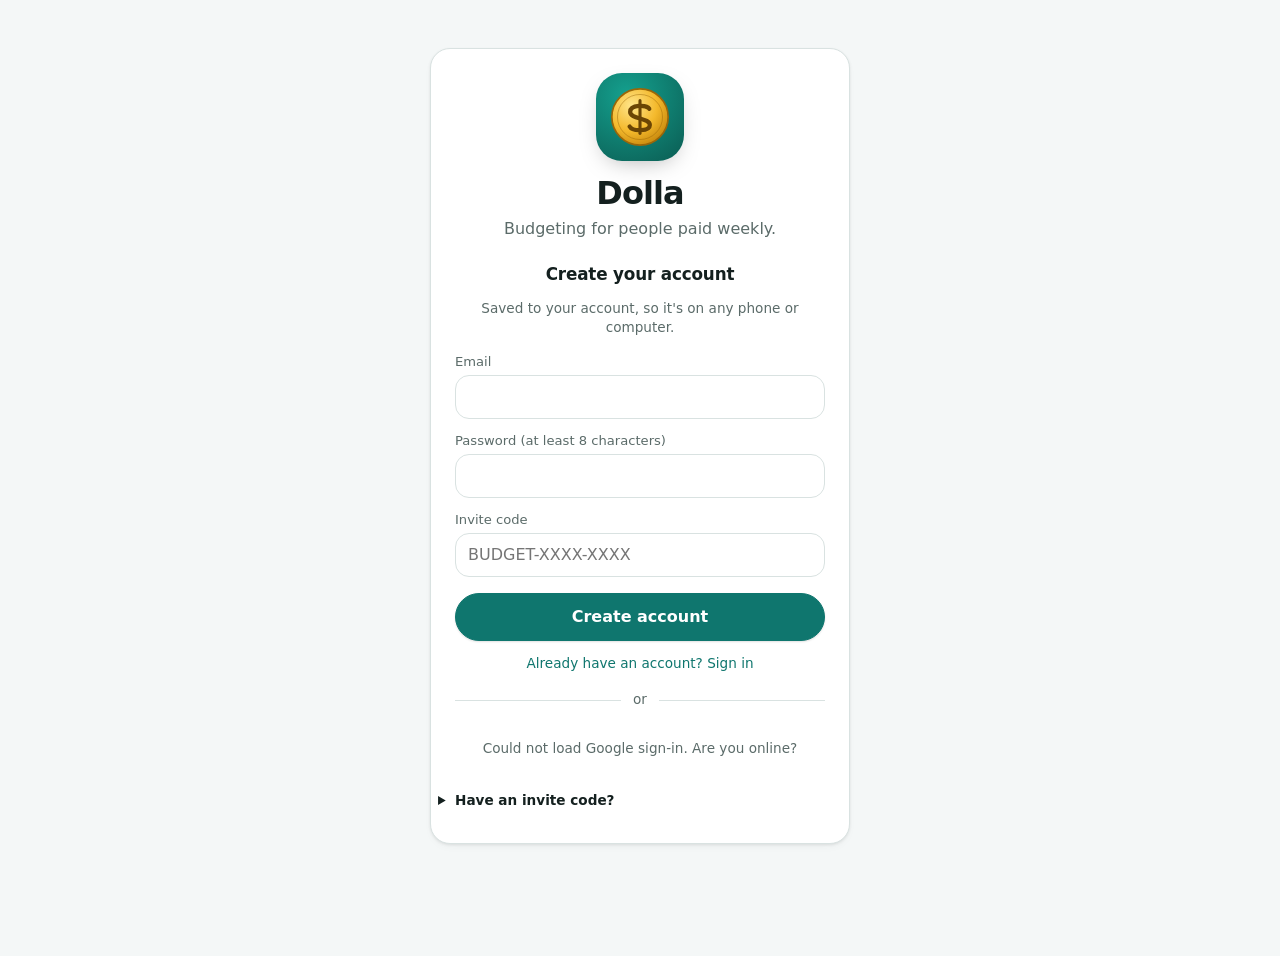
<file: index.html>
<!doctype html>
<html lang="en">
<head>
<meta charset="utf-8">
<meta name="viewport" content="width=device-width, initial-scale=1, viewport-fit=cover">
<title>Dolla</title>
<meta name="description" content="Personal weekly budget, saved to your account.">
<meta name="theme-color" content="#0f766e">
<link rel="manifest" href="manifest.json">
<link rel="icon" type="image/png" sizes="192x192" href="icons/icon-192.png">
<link rel="apple-touch-icon" href="icons/apple-touch-icon.png">
<link rel="stylesheet" href="styles.css">
</head>
<body>
<header class="topbar">
  <h1 id="title">Dolla Overview</h1>
  <span id="offline" class="pill hidden">Offline</span>
</header>
<main id="view" aria-live="polite"></main>
<div id="toast" role="status" class="toast hidden"></div>
<nav class="tabs" aria-label="Sections">
  <button data-tab="home" class="active"><span>🏠</span>Home</button>
  <button data-tab="spend"><span>🧾</span>Spending</button>
  <button data-tab="debts"><span>📉</span>Debts</button>
  <button data-tab="plan"><span>💵</span>Paycheck</button>
  <button data-tab="more"><span>⚙️</span>More</button>
</nav>
<noscript>This app needs JavaScript.</noscript>
<script src="app.js"></script>
</body>
</html>
</file>
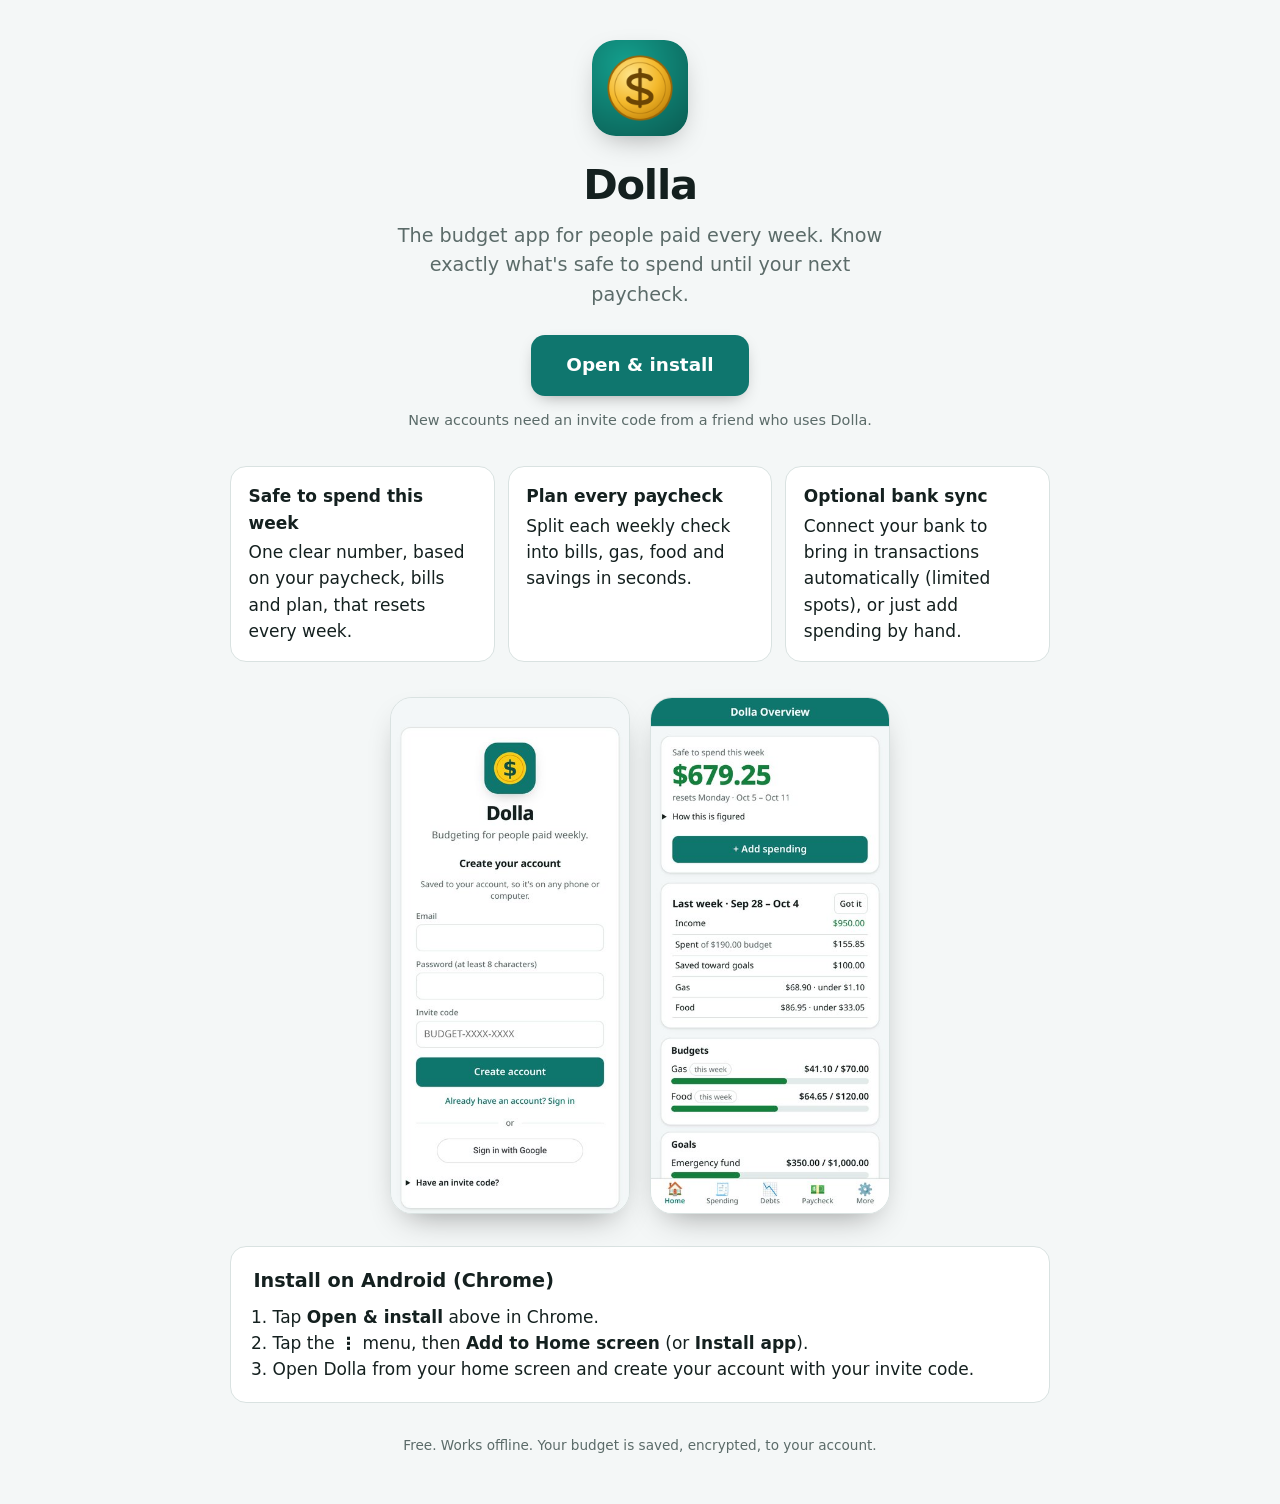
<file: get/index.html>
<!doctype html>
<html lang="en">
<head>
<meta charset="utf-8">
<meta name="viewport" content="width=device-width, initial-scale=1, viewport-fit=cover">
<title>Get Dolla — budgeting for people paid weekly</title>
<meta name="description" content="Dolla is a simple weekly budget app for people paid every week. Free, works offline, installs on your phone.">
<meta name="theme-color" content="#0f766e">
<link rel="icon" type="image/png" href="../icons/icon-192.png">
<style>
:root{--bg:#f4f7f7;--card:#fff;--text:#14201f;--muted:#5b6b69;--line:#d9e2e1;--accent:#0f766e;--ink:#fff}
@media (prefers-color-scheme:dark){:root{--bg:#0b1416;--card:#132024;--text:#e6efee;--muted:#93a8a6;--line:#25393c;--accent:#2dd4bf;--ink:#06201d}}
*{box-sizing:border-box}body{margin:0;background:var(--bg);color:var(--text);font:17px/1.55 system-ui,-apple-system,"Segoe UI",Roboto,Arial,sans-serif;-webkit-font-smoothing:antialiased}
main{max-width:860px;margin:0 auto;padding:2.5rem 1.25rem 3rem}
header{text-align:center}
.logo{width:96px;height:96px;border-radius:24px;box-shadow:0 10px 30px -12px rgba(0,0,0,.4)}
h1{font-size:2.6rem;letter-spacing:-.03em;margin:.6rem 0 .2rem}
.pitch{font-size:1.2rem;color:var(--muted);margin:0 auto 1.6rem;max-width:32rem}
.cta{display:inline-block;background:var(--accent);color:var(--ink);text-decoration:none;font-weight:700;font-size:1.15rem;padding:1rem 2.2rem;border-radius:14px;box-shadow:0 6px 18px -8px rgba(0,0,0,.45);transition:transform .12s}
.cta:active{transform:scale(.98)}
.note{font-size:.9rem;color:var(--muted);margin-top:.8rem}
ul.features{list-style:none;padding:0;margin:2.2rem 0;display:grid;gap:.8rem;grid-template-columns:repeat(auto-fit,minmax(220px,1fr))}
ul.features li{background:var(--card);border:1px solid var(--line);border-radius:16px;padding:1rem 1.1rem}
ul.features b{display:block;margin-bottom:.2rem}
.shots{display:flex;gap:1.2rem;justify-content:center;flex-wrap:wrap;margin:1rem 0 2rem}
.shots img{width:240px;max-width:44vw;height:auto;border-radius:22px;border:1px solid var(--line);box-shadow:0 14px 34px -16px rgba(0,0,0,.45)}
section.install{background:var(--card);border:1px solid var(--line);border-radius:16px;padding:1.2rem 1.4rem}
section.install h2{margin:0 0 .5rem;font-size:1.2rem}
section.install ol{margin:0;padding-left:1.2rem}
footer{text-align:center;color:var(--muted);font-size:.85rem;margin-top:2rem}
@media (prefers-reduced-motion:reduce){.cta{transition:none}}
</style>
</head>
<body>
<main>
<header>
  <img class="logo" src="../icons/icon-512.png" alt="Dolla app icon" width="96" height="96">
  <h1>Dolla</h1>
  <p class="pitch">The budget app for people paid every week. Know exactly what's safe to spend until your next paycheck.</p>
  <a class="cta" href="../">Open &amp; install</a>
  <p class="note">New accounts need an invite code from a friend who uses Dolla.</p>
</header>
<ul class="features">
  <li><b>Safe to spend this week</b>One clear number, based on your paycheck, bills and plan, that resets every week.</li>
  <li><b>Plan every paycheck</b>Split each weekly check into bills, gas, food and savings in seconds.</li>
  <li><b>Optional bank sync</b>Connect your bank to bring in transactions automatically (limited spots), or just add spending by hand.</li>
</ul>
<div class="shots">
  <img src="shot-login.jpg" alt="Dolla sign-in screen" width="390" height="844" loading="lazy">
  <img src="shot-home.jpg" alt="Dolla home screen showing safe to spend this week" width="390" height="844" loading="lazy">
</div>
<section class="install">
  <h2>Install on Android (Chrome)</h2>
  <ol>
    <li>Tap <b>Open &amp; install</b> above in Chrome.</li>
    <li>Tap the <b>⋮</b> menu, then <b>Add to Home screen</b> (or <b>Install app</b>).</li>
    <li>Open Dolla from your home screen and create your account with your invite code.</li>
  </ol>
</section>
<footer>Free. Works offline. Your budget is saved, encrypted, to your account.</footer>
</main>
</body>
</html>
</file>
<file: styles.css>
:root{
  --bg:#f4f7f7; --card:#ffffff; --text:#14201f; --muted:#5b6b69; --line:#d9e2e1;
  --accent:#0f766e; --accent-ink:#ffffff; --warn:#b45309; --bad:#b91c1c; --good:#15803d;
  --bar:#e3ebea; --input:#ffffff; --shadow:0 1px 3px rgba(0,0,0,.08);
  color-scheme:light;
}
@media (prefers-color-scheme:dark){
  :root:not([data-theme=light]){
    --bg:#0b1416; --card:#132024; --text:#e6efee; --muted:#93a8a6; --line:#25393c;
    --accent:#2dd4bf; --accent-ink:#06201d; --warn:#f59e0b; --bad:#f87171; --good:#4ade80;
    --bar:#22363a; --input:#0f1b1e; --shadow:none; color-scheme:dark;
  }
}
:root[data-theme=dark]{
  --bg:#0b1416; --card:#132024; --text:#e6efee; --muted:#93a8a6; --line:#25393c;
  --accent:#2dd4bf; --accent-ink:#06201d; --warn:#f59e0b; --bad:#f87171; --good:#4ade80;
  --bar:#22363a; --input:#0f1b1e; --shadow:none; color-scheme:dark;
}
*{box-sizing:border-box}
html,body{margin:0;background:var(--bg);color:var(--text);
  font:16px/1.45 system-ui,-apple-system,"Segoe UI",Roboto,sans-serif;-webkit-text-size-adjust:100%}
.topbar{position:sticky;top:0;z-index:5;display:flex;align-items:center;gap:.5rem;
  padding:calc(.6rem + env(safe-area-inset-top)) 1rem .6rem;background:var(--accent);color:var(--accent-ink)}
.topbar h1{font-size:1.15rem;margin:0;flex:1}
main{max-width:720px;margin:0 auto;padding:1rem 1rem calc(5.5rem + env(safe-area-inset-bottom))}
.tabs{position:fixed;bottom:0;left:0;right:0;display:flex;background:var(--card);border-top:1px solid var(--line);
  padding-bottom:env(safe-area-inset-bottom);z-index:5}
.tabs button{flex:1;border:0;background:none;color:var(--muted);padding:.45rem 0 .5rem;font-size:.72rem;display:flex;flex-direction:column;align-items:center;gap:.1rem;min-height:56px}
.tabs button span{font-size:1.25rem;line-height:1}
.tabs button.active{color:var(--accent);font-weight:600}
.card{background:var(--card);border:1px solid var(--line);border-radius:14px;padding:1rem;margin-bottom:1rem;box-shadow:var(--shadow)}
.card h2{font-size:1.05rem;margin:0 0 .6rem}
.card h3{font-size:.95rem;margin:1rem 0 .4rem}
.muted{color:var(--muted)} .small{font-size:.85rem}
.big{font-size:1.8rem;font-weight:700}
.good{color:var(--good)} .bad{color:var(--bad)} .warn{color:var(--warn)}
.row{display:flex;gap:.5rem;align-items:center;flex-wrap:wrap}
.row>*{flex:1 1 8rem}
.grid2{display:grid;grid-template-columns:1fr 1fr;gap:.6rem}
label{display:block;font-size:.82rem;color:var(--muted);margin:.35rem 0 .15rem}
input,select,textarea{width:100%;font:inherit;color:var(--text);background:var(--input);border:1px solid var(--line);
  border-radius:10px;padding:.55rem .65rem;min-height:44px}
input[type=checkbox]{width:auto;min-height:0;transform:scale(1.25)}
button,.btn{font:inherit;border-radius:10px;border:1px solid var(--line);background:var(--card);color:var(--text);
  padding:.55rem .9rem;min-height:44px;cursor:pointer}
button.primary{background:var(--accent);color:var(--accent-ink);border-color:var(--accent);font-weight:600}
button.danger{color:var(--bad)}
button.mini{min-height:34px;padding:.25rem .55rem;font-size:.85rem}
button:disabled{opacity:.5}
.list{list-style:none;margin:0;padding:0}
.list li{display:flex;align-items:center;gap:.5rem;padding:.55rem 0;border-bottom:1px solid var(--line)}
.list li:last-child{border-bottom:0}
.list .grow{flex:1;min-width:0}
.list .t{white-space:nowrap;overflow:hidden;text-overflow:ellipsis}
.amt{font-variant-numeric:tabular-nums;white-space:nowrap;font-weight:600}
.bar{height:10px;background:var(--bar);border-radius:6px;overflow:hidden;margin-top:.25rem}
.bar>i{display:block;height:100%;background:var(--good);border-radius:6px}
.bar.warn>i{background:var(--warn)} .bar.over>i{background:var(--bad)}
.budget{margin:.6rem 0}
.budget .head{display:flex;justify-content:space-between;gap:.5rem;font-size:.92rem}
.pill{font-size:.75rem;padding:.1rem .5rem;border-radius:999px;background:rgba(0,0,0,.2)}
.tag{font-size:.75rem;padding:.05rem .45rem;border-radius:999px;border:1px solid var(--line);color:var(--muted)}
.tag.bad{border-color:var(--bad);color:var(--bad)}
.hidden{display:none!important}
.alert{border-left:4px solid var(--bad);padding:.5rem .75rem;background:rgba(185,28,28,.08);border-radius:8px;margin:.5rem 0}
.alert.warn{border-color:var(--warn);background:rgba(180,83,9,.08)}
table{width:100%;border-collapse:collapse;font-size:.88rem}
th,td{text-align:left;padding:.4rem .3rem;border-bottom:1px solid var(--line);vertical-align:top}
td.num,th.num{text-align:right;font-variant-numeric:tabular-nums;white-space:nowrap}
.scroll{overflow-x:auto}
tr.dup td{opacity:.55}
details{border-top:1px solid var(--line);padding:.4rem 0}
details summary{cursor:pointer;font-weight:600;padding:.4rem 0;min-height:36px}
.editor-row{display:grid;grid-template-columns:1fr 1fr;gap:.4rem;padding:.6rem 0;border-bottom:1px dashed var(--line)}
.editor-row .full{grid-column:1/-1}
.seg{display:flex;border:1px solid var(--line);border-radius:10px;overflow:hidden}
.seg button{flex:1;border:0;border-radius:0}
.seg button.on{background:var(--accent);color:var(--accent-ink);font-weight:600}
.toast{position:fixed;left:50%;transform:translateX(-50%);bottom:calc(5rem + env(safe-area-inset-bottom));
  background:var(--text);color:var(--bg);padding:.6rem 1rem;border-radius:10px;z-index:10;max-width:90vw}
.fab{position:fixed;right:1rem;bottom:calc(4.8rem + env(safe-area-inset-bottom));border-radius:999px;width:56px;height:56px;font-size:1.6rem;padding:0}
.huge{font-size:2.8rem;font-weight:800;line-height:1.1;letter-spacing:-.02em;font-variant-numeric:tabular-nums;margin:.15rem 0}
.hero{padding:1.2rem 1rem}
.card.compact{padding:.7rem 1rem;margin-bottom:.7rem}
.card.compact h2{font-size:.95rem;margin-bottom:.3rem}
section.adv{border-top:1px solid var(--line);padding:.8rem 0 .4rem}
section.adv h3{margin:0 0 .4rem;font-size:1rem}
.chips{display:flex;gap:.3rem;flex-wrap:wrap;margin:.35rem 0}
.chip{min-width:36px;min-height:36px;padding:.25rem .5rem;border-radius:999px;border:1px solid var(--line);background:var(--card);color:var(--text);font-size:.85rem;display:inline-flex;align-items:center;justify-content:center;cursor:pointer}
.chip.on{background:var(--accent);color:var(--accent-ink);border-color:var(--accent)}
.chip.on.auto{background:transparent;color:var(--accent);border:2px dashed var(--accent)}
.wk{padding:.35rem 0;border-bottom:1px dashed var(--line)}
.card>details{border-top:0;padding-top:0}
.updatebar{position:fixed;left:.75rem;right:.75rem;top:calc(3.2rem + env(safe-area-inset-top));z-index:20;background:var(--card);border:1px solid var(--accent);border-radius:12px;padding:.5rem .75rem;display:flex;align-items:center;justify-content:space-between;gap:.5rem;box-shadow:0 2px 8px rgba(0,0,0,.2)}
.goal .row>.tag{flex:0 0 auto;white-space:nowrap} .goal-amt{margin-top:.1rem}
:root[data-theme=matrix]{--bg:#000;--card:rgba(0,14,4,.84);--text:#00ff41;--muted:#3ccf62;--line:#0f4a1f;--accent:#00ff41;--accent-ink:#000;
  --warn:#d4ff3a;--bad:#ff5c5c;--good:#00ff41;--bar:#0b2e14;--input:#000;--shadow:none;color-scheme:dark}
:root[data-theme=matrix] body{font-family:ui-monospace,"Roboto Mono","DejaVu Sans Mono",monospace}
:root[data-theme=matrix] .topbar{background:#000;color:var(--text);border-bottom:1px solid var(--accent)}
:root[data-theme=matrix] .tabs{background:#000}
:root[data-theme=matrix] .huge{text-shadow:0 0 10px rgba(0,255,65,.45)}
#rain{position:fixed;inset:0;width:100%;height:100%;z-index:0;pointer-events:none;opacity:.22}
:root[data-theme=matrix] main{position:relative;z-index:1}
:root[data-theme=charcoal]{--bg:#f4f4f5;--card:#fff;--text:#18181b;--muted:#5c5c66;--line:#dcdce0;--accent:#2b2d31;--accent-ink:#fff;--red:#dc2626;
  --warn:#b45309;--bad:#b91c1c;--good:#15803d;--bar:#e4e4e7;--input:#fff;--goalbar:#2b2d31;--glow1:rgba(220,38,38,.10);--glow2:rgba(43,45,49,.10);--lines:rgba(0,0,0,.035);color-scheme:light}
@media (prefers-color-scheme:dark){:root[data-theme=charcoal]{--bg:#111113;--card:#1c1c1f;--text:#ededee;--muted:#a1a1aa;--line:#303035;--accent:#f87171;--accent-ink:#18181b;--red:#ef4444;
  --warn:#f59e0b;--bad:#fca5a5;--good:#4ade80;--bar:#2c2c31;--input:#141416;--goalbar:#d4d4d8;--shadow:none;--glow1:rgba(220,38,38,.26);--glow2:rgba(127,29,29,.28);--lines:rgba(255,255,255,.03);color-scheme:dark}
  :root[data-theme=charcoal] .topbar{background:#232427;color:#f4f4f5}
  :root[data-theme=charcoal] button.primary{background:#dc2626;border-color:#dc2626;color:#fff}}
:root[data-theme=charcoal] .topbar{box-shadow:inset 0 -4px 0 var(--red)}
:root[data-theme=charcoal] .hero{border-top:4px solid var(--red)}
:root[data-theme=charcoal] .tabs button.active{box-shadow:inset 0 3px 0 var(--red)}
:root[data-theme=charcoal] .goal .bar:not(.warn):not(.over)>i,:root[data-theme=charcoal] #homeGoals .bar:not(.warn):not(.over)>i{background:var(--goalbar)}
:root[data-theme=charcoal] main{position:relative;z-index:1}
#bgfx{position:fixed;inset:-25%;z-index:0;pointer-events:none;animation:bgdrift 14s ease-in-out infinite alternate;
  background:radial-gradient(38% 28% at 22% 28%,var(--glow1),transparent 70%),radial-gradient(34% 26% at 78% 72%,var(--glow2),transparent 70%),repeating-linear-gradient(115deg,var(--lines) 0 1px,transparent 1px 30px)}
@keyframes bgdrift{from{transform:translate3d(-6%,-4%,0) rotate(-2deg)}to{transform:translate3d(6%,4%,0) rotate(2deg)}}
@media (prefers-reduced-motion:reduce){#bgfx{animation:none}}
.topbar h1{text-align:center} .topbar #offline{position:absolute;right:1rem}
body.gated .tabs{display:none}

/* ---------- v2.9 polish: spacing scale, type, consistent controls, motion (theme colors unchanged) ---------- */
:root{--s1:.25rem;--s2:.5rem;--s3:.75rem;--s4:1rem;--s5:1.5rem;--r-sm:10px;--r:16px;--ease:cubic-bezier(.2,.7,.2,1);
  --ring:0 0 0 3px color-mix(in srgb,var(--accent) 35%,transparent)}
html,body{font-family:system-ui,-apple-system,"Segoe UI",Roboto,"Helvetica Neue",Arial,sans-serif;-webkit-font-smoothing:antialiased;text-rendering:optimizeLegibility}
h1,h2,h3{letter-spacing:-.01em;line-height:1.25}
.topbar{padding:calc(var(--s3) + env(safe-area-inset-top)) var(--s4) var(--s3);box-shadow:0 1px 0 rgba(0,0,0,.06)}
.topbar h1{font-size:1.1rem;font-weight:700}
main{padding:var(--s4) var(--s4) calc(5.5rem + env(safe-area-inset-bottom))}
.card{border-radius:var(--r);padding:var(--s4) calc(var(--s4) + 2px);margin-bottom:var(--s4);
  box-shadow:var(--shadow),0 4px 14px -8px rgba(0,0,0,.12)}
.card h2{font-size:1.05rem;font-weight:700;margin:0 0 var(--s3)}
.card h3{font-size:.95rem;font-weight:650;margin:var(--s4) 0 var(--s2)}
label{font-weight:500;margin:var(--s3) 0 var(--s1)}
input,select,textarea{border-radius:var(--r-sm);padding:var(--s2) var(--s3);transition:border-color .15s,box-shadow .15s}
input:focus,select:focus,textarea:focus{outline:none;border-color:var(--accent);box-shadow:var(--ring)}
button,.btn{border-radius:var(--r-sm);padding:var(--s2) var(--s4);font-weight:500;
  transition:transform .12s var(--ease),filter .15s,background-color .15s,border-color .15s,box-shadow .15s}
button:hover{filter:brightness(1.04)} button:active{transform:scale(.98)}
button:focus-visible,.chip:focus-visible,summary:focus-visible,a:focus-visible{outline:none;box-shadow:var(--ring)}
button.primary{box-shadow:0 1px 2px rgba(0,0,0,.12)}
button.mini{border-radius:8px}
.row{gap:var(--s2)}
.tabs{box-shadow:0 -1px 0 rgba(0,0,0,.03)}
.tabs button{border-radius:0;transition:color .15s}
.tabs button span{transition:transform .2s var(--ease)} .tabs button.active span{transform:translateY(-1px) scale(1.08)}
.toast{border-radius:12px;box-shadow:0 6px 20px rgba(0,0,0,.25)}
.bar>i{transition:width .5s var(--ease)}
details summary{list-style-position:outside}
@keyframes rise{from{opacity:0;transform:translateY(6px)}to{opacity:1;transform:none}}
/* sign-in screen */
#gate{animation:rise .3s var(--ease) both;max-width:420px;margin:var(--s5) auto;padding:var(--s5) var(--s5) var(--s4);text-align:center}
#gate .logo{width:84px;height:84px;border-radius:22px;display:block;margin:0 auto var(--s3);box-shadow:0 8px 24px -10px rgba(0,0,0,.35)}
#gate .brand{font-size:2rem;font-weight:800;letter-spacing:-.03em;margin:0}
#gate .tagline{color:var(--muted);margin:var(--s1) 0 var(--s5)}
#gate h2{font-size:1.05rem;margin:0 0 var(--s1)}
#gate form{text-align:left}
#gate button[type=submit]{width:100%;margin-top:var(--s4);min-height:48px;font-size:1rem}
#gate .or{display:flex;align-items:center;gap:var(--s3);color:var(--muted);font-size:.85rem;margin:var(--s4) 0}
#gate .or::before,#gate .or::after{content:"";flex:1;height:1px;background:var(--line)}
#gate a{color:var(--accent);text-decoration:none;font-weight:500}
body.gated .topbar{display:none} body.gated main{padding-top:var(--s5)}
@media (prefers-reduced-motion:reduce){*,*::before,*::after{animation:none!important;transition:none!important}}

/* ---------- v3.0: rounder edges + charts ---------- */
:root{--r:20px;--r-sm:14px}
.card{border-radius:var(--r)}
input,select,textarea{border-radius:var(--r-sm)}
button,.btn{border-radius:var(--r-sm)}
button.primary,#gate button[type=submit]{border-radius:999px}
button.mini{border-radius:999px;padding:.25rem .75rem}
.chip,.tag,.pill{border-radius:999px}
.seg{border-radius:999px;padding:3px;gap:3px;background:var(--input)} .seg button{border-radius:999px}
.tabs{border-radius:22px 22px 0 0;overflow:hidden;box-shadow:0 -4px 18px -10px rgba(0,0,0,.25)}
.toast,.updatebar{border-radius:18px}
.alert{border-radius:14px}
.bar,.bar>i{border-radius:999px}
.fab{border-radius:999px}
#gate .logo{border-radius:26px;width:88px;height:88px}
.spark{display:block;width:100%;height:56px;margin-top:var(--s2)}
.chart{display:block;width:100%;height:auto;margin-top:var(--s3)}
button.back{margin:0 0 var(--s3);width:auto}
#moreNav .row>button{min-height:52px;font-weight:600}

/* ---------- Grimoire (mockup): near-black, crimson, antique gold ---------- */
:root[data-theme=grimoire]{--bg:#0b0a0c;--card:rgba(22,18,20,.84);--text:#efe6d6;--muted:#b9ab94;--line:#4a3b26;--accent:#c9a45c;--accent-ink:#140f0a;--red:#e0475a;
  --warn:#e3b45a;--bad:#ff8a95;--good:#8fd19e;--bar:#2a2024;--input:#120f11;--goalbar:#b3122e;--shadow:0 8px 24px -12px rgba(0,0,0,.9);color-scheme:dark}
:root[data-theme=grimoire] body{background:radial-gradient(120% 80% at 50% -10%,#2a0a10 0%,#0b0a0c 55%) fixed #0b0a0c}
:root[data-theme=grimoire] h1,:root[data-theme=grimoire] h2,:root[data-theme=grimoire] h3,:root[data-theme=grimoire] .brand,:root[data-theme=grimoire] .huge,:root[data-theme=grimoire] .big{font-family:"Iowan Old Style","Palatino Linotype",Palatino,"Book Antiqua",Georgia,"DejaVu Serif",serif;letter-spacing:.01em}
:root[data-theme=grimoire] .topbar{background:linear-gradient(#17090c,#0d0a0b);color:#ead9b3;border-bottom:1px solid #8a6d3b;box-shadow:0 1px 0 #2a1d10,0 6px 18px -8px #000}
:root[data-theme=grimoire] .topbar h1{display:flex;align-items:center;gap:.5rem}
:root[data-theme=grimoire] .card{border:1px solid #8a6d3b;box-shadow:inset 0 0 0 3px rgba(11,10,12,.9),inset 0 0 0 4px rgba(201,164,92,.35),var(--shadow);backdrop-filter:blur(2px)}
:root[data-theme=grimoire] .hero{border-top:3px solid #b3122e}
:root[data-theme=grimoire] button.primary,:root[data-theme=grimoire] #gate button[type=submit]{background:linear-gradient(#a3162c,#7a0f20);border-color:#c9a45c;color:#fbf3e2}
:root[data-theme=grimoire] button{border-color:#6b5430}
:root[data-theme=grimoire] .tabs{background:#0d0a0b;border-top:1px solid #8a6d3b}
:root[data-theme=grimoire] .tabs button.active{color:#e6c37c;box-shadow:inset 0 3px 0 #b3122e}
:root[data-theme=grimoire] .bar>i{background:linear-gradient(90deg,#7a0f20,#c4243d)}
:root[data-theme=grimoire] .tag{border-color:#6b5430;color:#e6c37c}
:root[data-theme=grimoire] main{position:relative;z-index:1}
#title{display:flex;align-items:center;gap:.5rem}
.hlogo{width:26px;height:26px;flex:0 0 auto}
:root[data-theme=grimoire] .hlogo{filter:drop-shadow(0 0 4px rgba(201,164,92,.45))}
#sparks{position:fixed;inset:0;width:100%;height:100%;z-index:0;pointer-events:none;opacity:.8}
</file>
